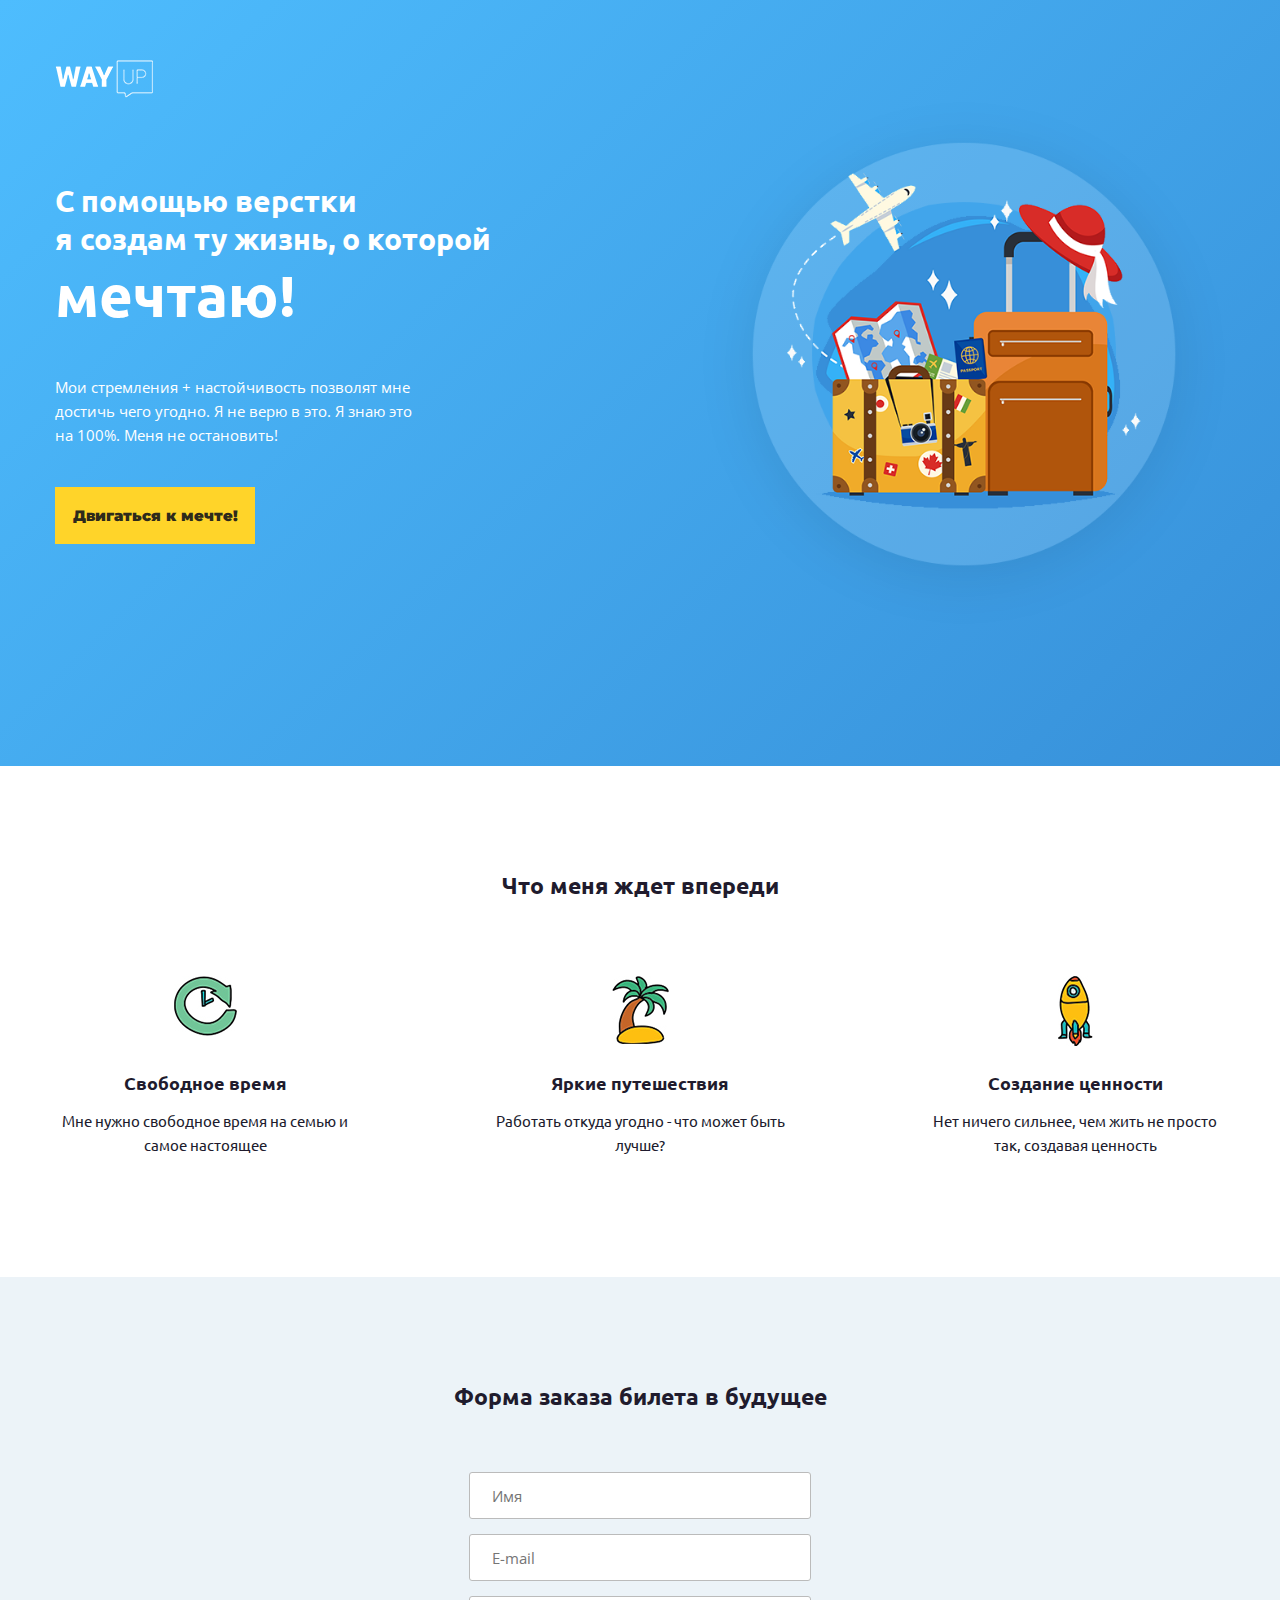
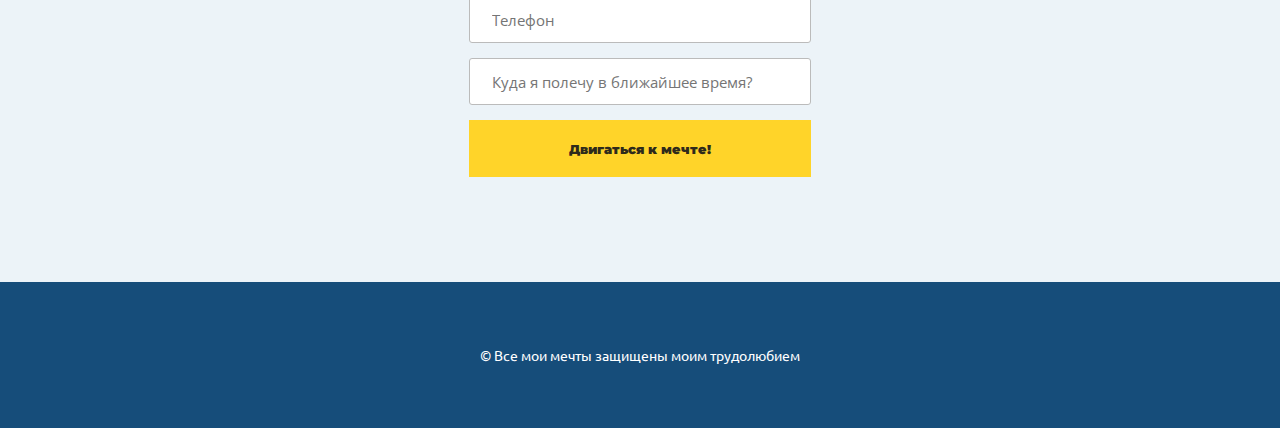
<file: Homework_3/index.html>
<!DOCTYPE html>
<html lang="en">
<head>
	<meta charset="UTF-8">
	<title>MyFirstSite</title>
	<meta name="viewport" content="width=device-width, initial-scale=1, shrink-to-fit=no">
	<link href="https://fonts.googleapis.com/css2?family=Montserrat:wght@900&family=Open+Sans&display=swap" rel="stylesheet">
	<link href="https://fonts.googleapis.com/css2?family=Ubuntu:wght@400;700&display=swap" rel="stylesheet">
	<link rel="stylesheet" href="css/main.css">
</head>
<body>
	<header class="header">
		<div class="container">
			<img src="img/logo.png" alt="Logo" class="logo">
			<div class="wrapper">
				<div class="offer">
					<h1 class="title">
						С помощью верстки<br>
						я создам ту жизнь, о которой
						<span>мечтаю!</span>
					</h1>
					<p class="header_text">
						Мои стремления + настойчивость позволят мне достичь чего угодно. Я не верю в это. Я знаю это на 100%. Меня не остановить!
					</p>
					<a href="#" class="btn">Двигаться к мечте!</a>
				</div>	
					<img src="img/travel.png" alt="Travel" class="travel">
			</div>
		</div>
	</header>
	<section class="future">
		<div class="container">
			<h2 class="f_title">
				Что меня ждет впереди
			</h2>
			<div class="plans">
				<div class="plan plan-1">
					<h3>
						Свободное время
					</h3>
					<p>
						Мне нужно свободное время на семью
						и самое настоящее
					</p>
				</div>
				<div class="plan plan-2">
					<h3>
						Яркие путешествия
					</h3>
					<p>
						Работать откуда угодно - что может
						быть лучше?
					</p>
				</div>
				<div class="plan plan-3">
					<h3>
						Создание ценности
					</h3>
					<p>
						Нет ничего сильнее, чем жить не просто
						так, создавая ценность
					</p>
				</div>
			</div>	
		</div>
	</section>
	<section class="ticket">
		<div class="container">
			<h2>
				Форма заказа билета в будущее
			</h2>
			<form>
				<input type="text" placeholder="Имя" name="name" class="name" required>
				<input type="email" placeholder="E-mail" name="email" class="email" required>
				<input type="tel" placeholder="Телефон" name="tel" class="tel" required>
				<input type="text" placeholder="Куда я полечу в ближайшее время?" name="text" class="text" required>
				<button type="submit" class="btn btn-form">Двигаться к мечте!</button>
			</form>
		</div>	
	</section>
	<footer class="footer">
		<div class="container">
			<p>
				© Все мои мечты защищены моим трудолюбием
			</p>
		</div>	
	</footer>

</body>
</html>
</file>
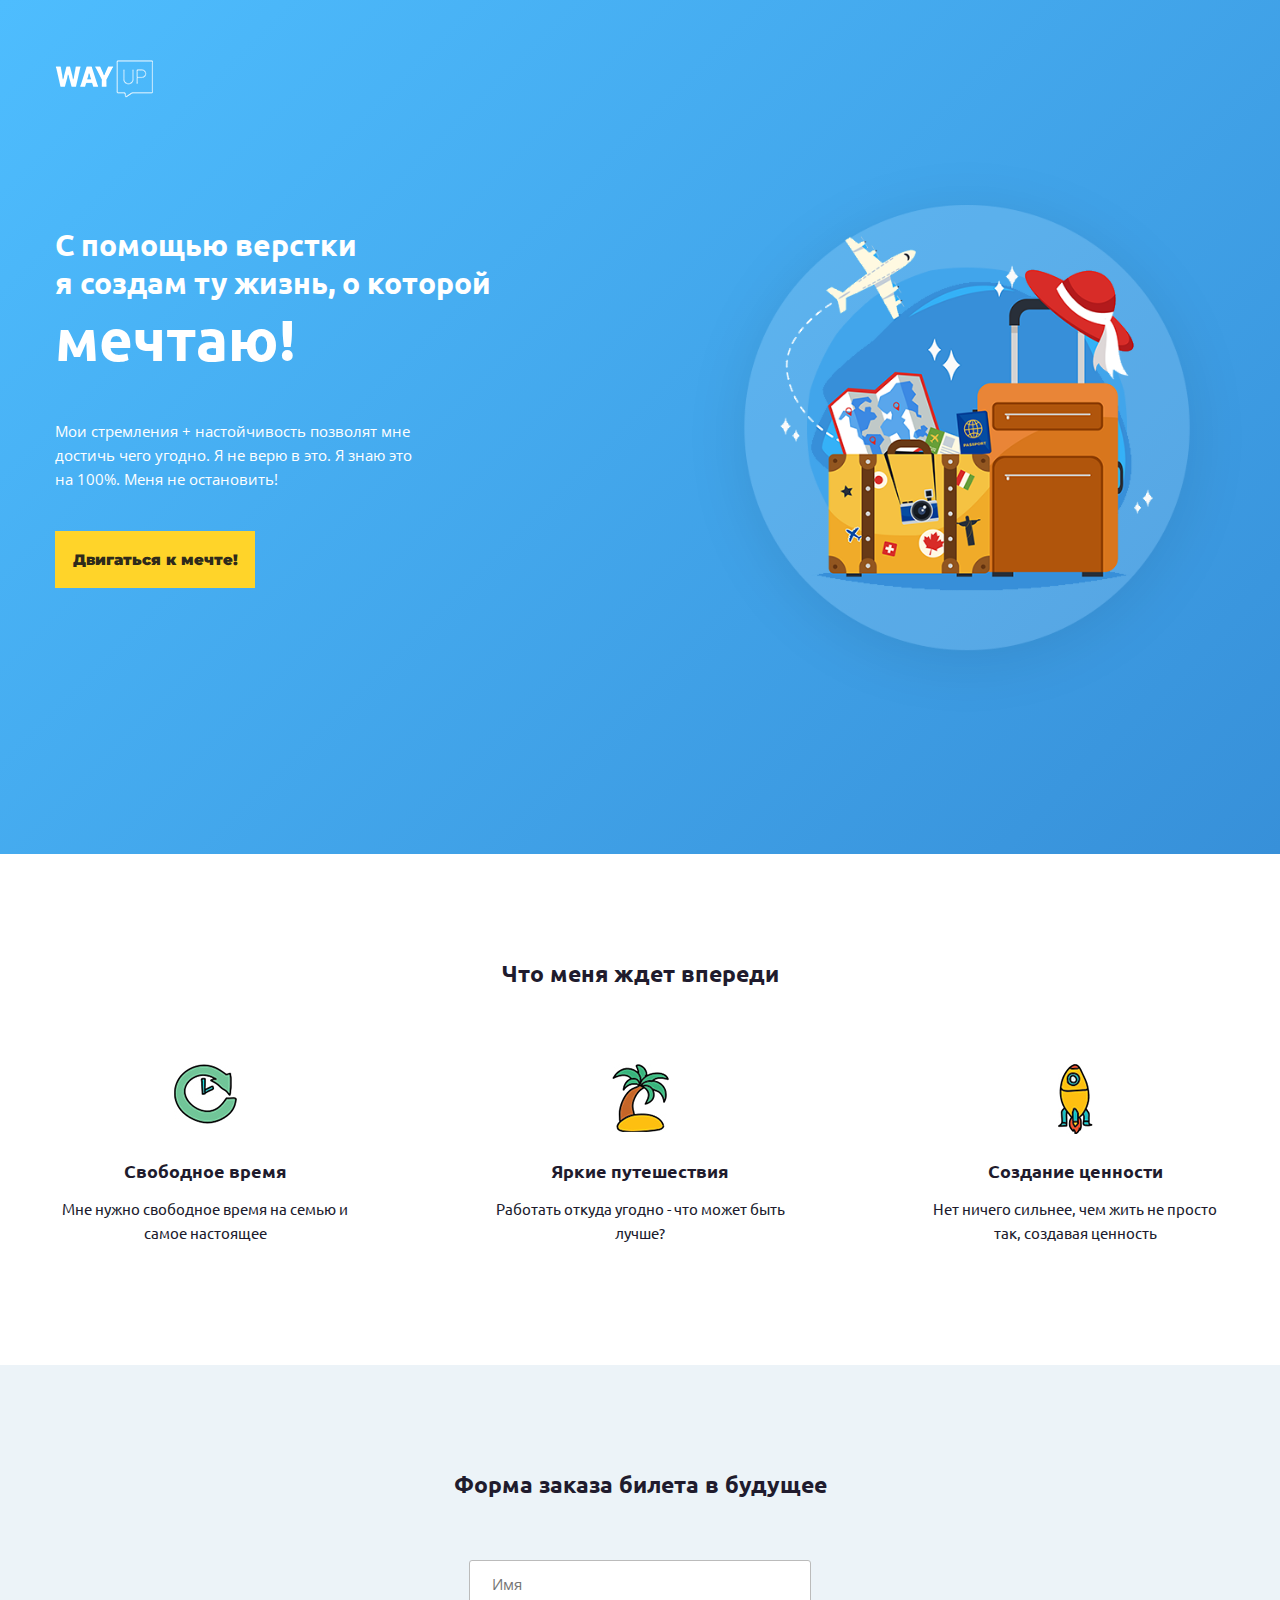
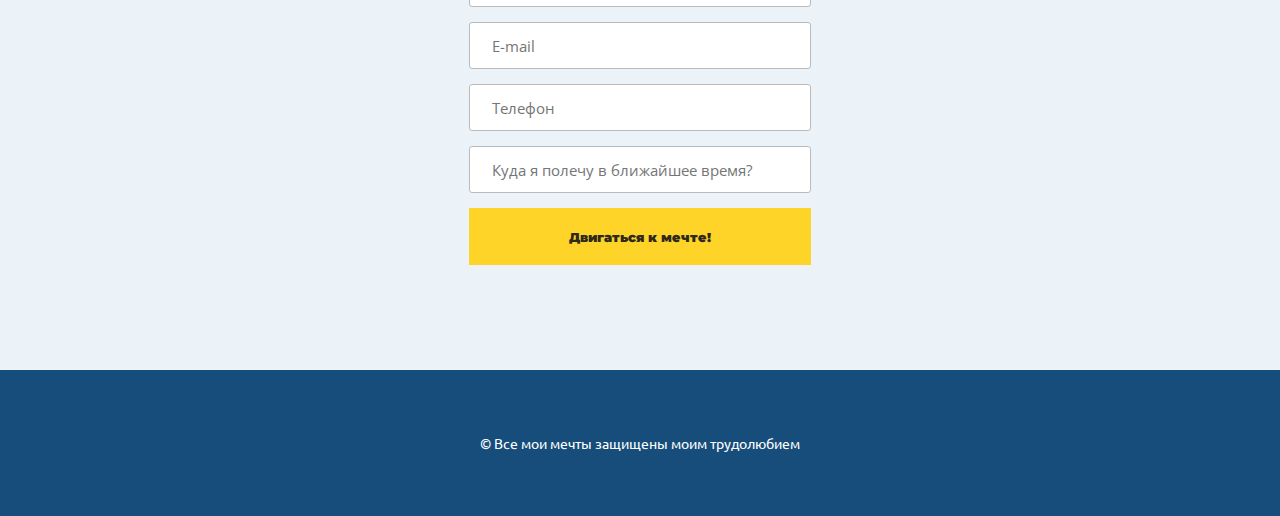
<file: Homework_4/index.html>
<!DOCTYPE html>
<html lang="en">
<head>
	<meta charset="UTF-8">
	<title>MyFirstSite</title>
	<meta name="viewport" content="width=device-width, initial-scale=1, shrink-to-fit=no">
	<link href="https://fonts.googleapis.com/css2?family=Montserrat:wght@900&family=Open+Sans&display=swap" rel="stylesheet">
	<link href="https://fonts.googleapis.com/css2?family=Ubuntu:wght@400;700&display=swap" rel="stylesheet">
	<link rel="stylesheet" href="css/main.css">
</head>
<body>
	<header class="header">
		<div class="container">
			<img src="img/logo.png" alt="Logo" class="logo">
			<div class="wrapper">
				<div class="offer">
					<h1 class="title">
						С помощью верстки<br>
						я создам ту жизнь, о которой
						<span>мечтаю!</span>
					</h1>
					<p class="header_text">
						Мои стремления + настойчивость позволят мне достичь чего угодно. Я не верю в это. Я знаю это на 100%. Меня не остановить!
					</p>
					<a href="#" class="btn">Двигаться к мечте!</a>
				</div>	
					<img src="img/travel.png" alt="Travel" class="travel">
			</div>
		</div>
	</header>
	<section class="future">
		<div class="container">
			<h2 class="f_title">
				Что меня ждет впереди
			</h2>
			<div class="plans">
				<div class="plan plan-1">
					<h3>
						Свободное время
					</h3>
					<p>
						Мне нужно свободное время на семью
						и самое настоящее
					</p>
				</div>
				<div class="plan plan-2">
					<h3>
						Яркие путешествия
					</h3>
					<p>
						Работать откуда угодно - что может
						быть лучше?
					</p>
				</div>
				<div class="plan plan-3">
					<h3>
						Создание ценности
					</h3>
					<p>
						Нет ничего сильнее, чем жить не просто
						так, создавая ценность
					</p>
				</div>
			</div>	
		</div>
	</section>
	<section class="ticket">
		<div class="container">
			<h2>
				Форма заказа билета в будущее
			</h2>
			<form>
				<input type="text" placeholder="Имя" name="name" class="name" required>
				<input type="email" placeholder="E-mail" name="email" class="email" required>
				<input type="tel" placeholder="Телефон" name="tel" class="tel" required>
				<input type="text" placeholder="Куда я полечу в ближайшее время?" name="text" class="text" required>
				<button type="submit" class="btn btn-form">Двигаться к мечте!</button>
			</form>	
		</div>	
	</section>
	<footer class="footer">
		<p>
			© Все мои мечты защищены моим трудолюбием
		</p>
	</footer>

</body>
</html>
</file>
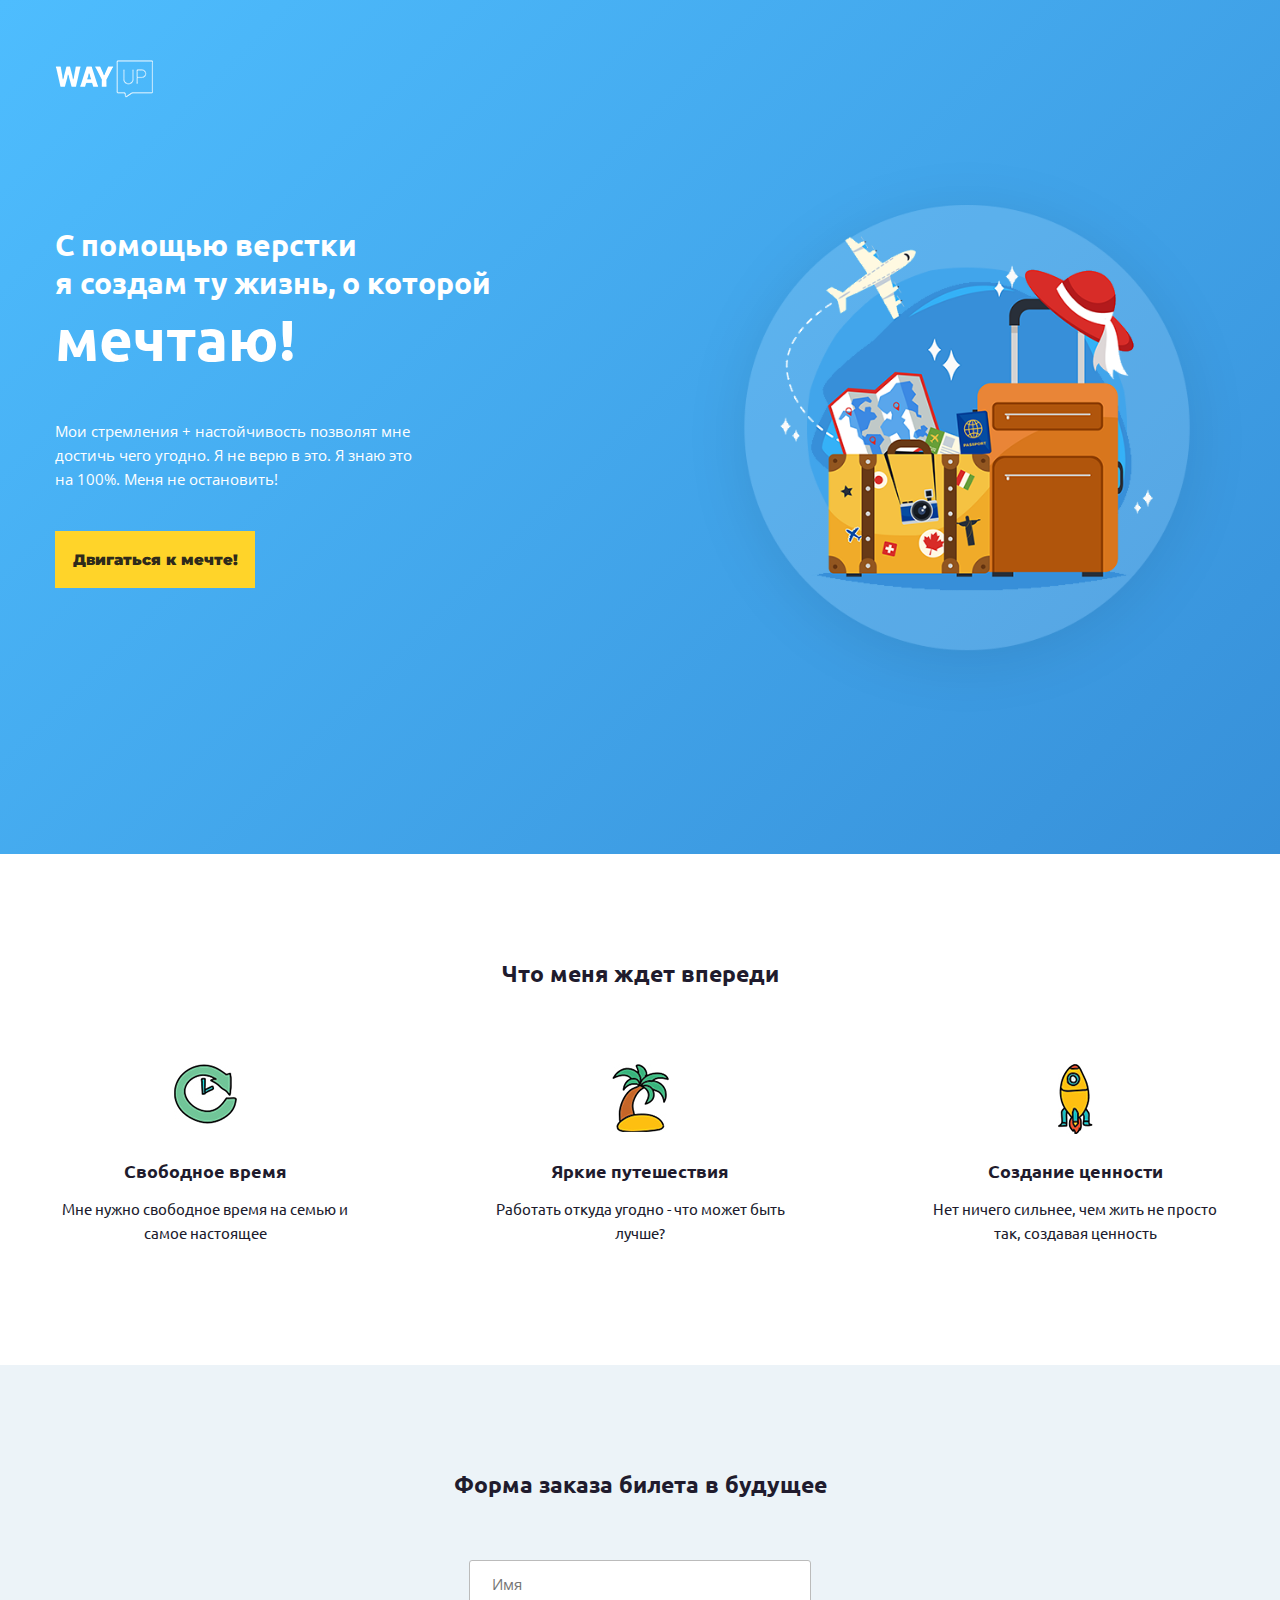
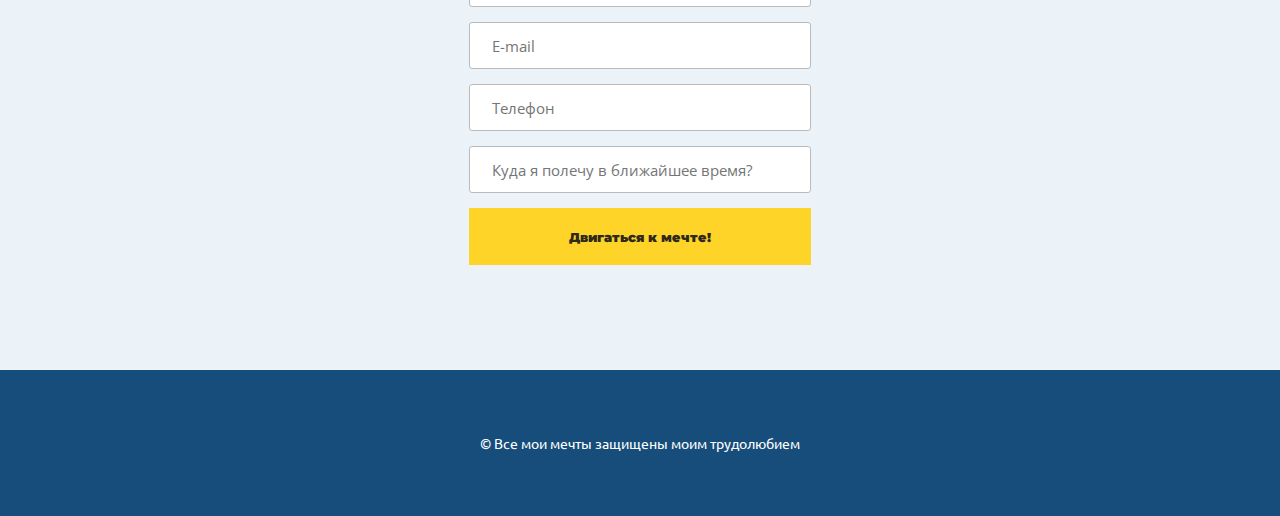
<file: Homework_5/index.html>
<!DOCTYPE html>
<html lang="en">
<head>
	<meta charset="UTF-8">
	<title>MyFirstSite</title>
	<meta name="viewport" content="width=device-width, initial-scale=1, shrink-to-fit=no">
	<link href="https://fonts.googleapis.com/css2?family=Montserrat:wght@900&family=Open+Sans&display=swap" rel="stylesheet">
	<link href="https://fonts.googleapis.com/css2?family=Ubuntu:wght@400;700&display=swap" rel="stylesheet">
	<link rel="stylesheet" href="css/animate.css">
	<link rel="stylesheet" href="css/main.css">
</head>
<body>
	<header class="header" id="header">
		<div class="container">
			<img src="img/logo.png" alt="Logo" class="logo animated tada">
			<div class="wrapper">
				<div class="offer animated bounceInLeft">
					<h1 class="title animated">
						С помощью верстки<br>
						я создам ту жизнь, о которой
						<span>мечтаю!</span>
					</h1>
					<p class="header_text animated">
						Мои стремления + настойчивость позволят мне достичь чего угодно. Я не верю в это. Я знаю это на 100%. Меня не остановить!
					</p>
					<a href="#" class="btn" id="btn">Двигаться к мечте!</a>
				</div>	
					<img src="img/travel.png" alt="Travel" class="travel animated bounceIn">
			</div>
		</div>
	</header>
	<section class="future" id="future">
		<div class="container">
			<h2 class="f_title animated">
				Что меня ждет впереди
			</h2>
			<div class="plans">
				<div class="plan plan-1 animated">
					<h3>
						Свободное время
					</h3>
					<p>
						Мне нужно свободное время на семью
						и самое настоящее
					</p>
				</div>
				<div class="plan plan-2 animated">
					<h3>
						Яркие путешествия
					</h3>
					<p>
						Работать откуда угодно - что может
						быть лучше?
					</p>
				</div>
				<div class="plan plan-3 animated">
					<h3>
						Создание ценности
					</h3>
					<p>
						Нет ничего сильнее, чем жить не просто
						так, создавая ценность
					</p>
				</div>
			</div>	
		</div>
	</section>
	<section class="ticket">
		<div class="container">
			<h2>
				Форма заказа билета в будущее
			</h2>
			<form>
				<input type="text" placeholder="Имя" name="name" class="name" required>
				<input type="email" placeholder="E-mail" name="email" class="email" required>
				<input type="tel" placeholder="Телефон" name="tel" class="tel" required>
				<input type="text" placeholder="Куда я полечу в ближайшее время?" name="text" class="text" required>
				<button type="submit" class="btn btn-form animated">Двигаться к мечте!</button>
			</form>	
		</div>	
	</section>
	<footer class="footer">
		<p>
			© Все мои мечты защищены моим трудолюбием
		</p>
	</footer>

	
	<script src="js/jquery-3.4.1.min.js"></script>
	<script src="js/main.js"></script>
</body>
</html>
</file>
<file: Homework_3/css/main.css>
body{
	font-family: 'Open Sans', sans-serif;
	font-size: 15px;
	color: #201b2d;
	padding: 0;
	margin: 0;
	overflow-x:hidden;  /*для горизонтального*/
}

div, p, a, input, button, form, span{
	box-sizing: border-box;
}
h1, h2, h3{
	margin: 0;
	font-family: 'Ubuntu', sans-serif; 
	font-weight: 700;
}
p{
	font-family: 'Ubuntu', sans-serif; 
	font-weight: 400;
	line-height: 1.6em;
}
section{
	padding-top: 105px;
}
button{
	font-family: 'Montserrat', sans-serif;
	font-weight: 900;
}
.container{
	width: 1170px;
	margin: 0 auto;
}
.header{
	padding-top: 60px;
	padding-bottom: 142px;
	color: white;
	background: rgba(78,189,254,1);
	background: -moz-linear-gradient(-45deg, rgba(78,189,254,1) 0%, rgba(55,144,217,1) 100%);
	background: -webkit-gradient(left top, right bottom, color-stop(0%, rgba(78,189,254,1)), color-stop(100%, rgba(55,144,217,1)));
	background: -webkit-linear-gradient(-45deg, rgba(78,189,254,1) 0%, rgba(55,144,217,1) 100%);
	background: -o-linear-gradient(-45deg, rgba(78,189,254,1) 0%, rgba(55,144,217,1) 100%);
	background: -ms-linear-gradient(-45deg, rgba(78,189,254,1) 0%, rgba(55,144,217,1) 100%);
	background: linear-gradient(135deg, rgba(78,189,254,1) 0%, rgba(55,144,217,1) 100%);
	filter: progid:DXImageTransform.Microsoft.gradient( startColorstr='#4ebdfe', endColorstr='#3790d9', GradientType=1 );
}
.wrapper{
	display: flex;
	justify-content: space-between;
	align-items: center;
}
.title{
	font-family: 36px;
	width: 562px;
}
.title span{
	font-size: 58px;
}
.header_text{
	font-family: 'Open Sans', sans-serif;
	margin-top: 44px;
	margin-bottom: 40px;
	width: 370px;
}
.travel{
	height: 522px;
	width: 522px;
	padding: 0;
	margin-left: 60px -4% 0 0;
}
.btn{
	font-family: 'Montserrat', sans-serif;
	font-weight: 900;
	background: #ffd429; 
	color: #2e2a1b;
	border-radius: 0;
	display: block;
	padding: 19px 0;
	width: 200px;
	text-align: center;
	text-decoration: none;
}
.future{
	padding-bottom: 105px;
}
.f_title{
	text-align: center;
}
.plans{
	margin-top: 75px;
	display: flex;
	justify-content: space-between;
}
.plan{
	width: 300px;
	padding-top: 95px;
	text-align: center;
}
.plan-1{
	background: url('../img/icon1.jpg') no-repeat top center;
}
.plan-2{
	background: url('../img/icon2.jpg') no-repeat top center;
}
.plan-3{
	background: url('../img/icon3.jpg') no-repeat top center;
}
.ticket{
	background: #ecf3f8;
	text-align: center;
	padding-bottom: 105px;
	display: flex;
}
.ticket h2{
	margin-bottom: 60px;
}
input{
	display: block;
	width: 342px;
	border: 1px solid #bbbbbb;
	font-family: 'Open Sans', sans-serif;
	font-size: 15px;
	border-radius: 3px;
	height: 47px;
	padding-left: 22px;
	margin: 0 auto 15px;
}
.btn-form{
	width: 342px;
	height: 57px;
	display: block;
	border: none;
	cursor: pointer;
	margin: 0 auto;
}


.footer{
	padding: 62px 0;
	background: #164d7a;
	color: white;
	font-size: 14px;
	text-align: center;
}
.footer p{
	margin: 0;
	padding: 0;
}
</file>
<file: Homework_4/css/main.css>
body{
	font-family: 'Open Sans', sans-serif;
	font-size: 15px;
	color: #201b2d;
	padding: 0;
	margin: 0;
	overflow-x:hidden;  /*для горизонтального*/
}

div, p, a, input, button, form, span{
	box-sizing: border-box;
}
h1, h2, h3{
	margin: 0;
	font-family: 'Ubuntu', sans-serif; 
	font-weight: 700;
}
p{
	font-family: 'Ubuntu', sans-serif; 
	font-weight: 400;
	line-height: 1.6em;
}
section{
	padding-top: 105px;
}
.container{
	width: 1170px;
	margin: 0 auto;
}
.header{
	padding-top: 60px;
	padding-bottom: 142px;
	color: white;
	background: rgba(78,189,254,1);
	background: -moz-linear-gradient(-45deg, rgba(78,189,254,1) 0%, rgba(55,144,217,1) 100%);
	background: -webkit-gradient(left top, right bottom, color-stop(0%, rgba(78,189,254,1)), color-stop(100%, rgba(55,144,217,1)));
	background: -webkit-linear-gradient(-45deg, rgba(78,189,254,1) 0%, rgba(55,144,217,1) 100%);
	background: -o-linear-gradient(-45deg, rgba(78,189,254,1) 0%, rgba(55,144,217,1) 100%);
	background: -ms-linear-gradient(-45deg, rgba(78,189,254,1) 0%, rgba(55,144,217,1) 100%);
	background: linear-gradient(135deg, rgba(78,189,254,1) 0%, rgba(55,144,217,1) 100%);
	filter: progid:DXImageTransform.Microsoft.gradient( startColorstr='#4ebdfe', endColorstr='#3790d9', GradientType=1 );
}
.wrapper{
	display: flex;
	justify-content: space-between;
	align-items: center;
}
.title{
	font-family: 36px;
	width: 562px;
}
.title span{
	font-size: 58px;
}
.header_text{
	font-family: 'Open Sans', sans-serif;
	margin-top: 44px;
	margin-bottom: 40px;
	width: 370px;
}
.travel{
	max-width: 550px;
	width: 100%;
	padding: 0;
	margin: 60px -17px 0 0;
}
.btn{
	font-family: 'Montserrat', sans-serif;
	font-weight: 900;
	background: #ffd429; 
	color: #2e2a1b;
	border-radius: 0;
	display: block;
	padding: 19px 0;
	width: 200px;
	text-align: center;
	text-decoration: none;
}
.future{
	padding-bottom: 105px;
}
.f_title{
	text-align: center;
}
.plans{
	margin-top: 75px;
	display: flex;
	justify-content: space-between;
}
.plan{
	width: 300px;
	padding-top: 95px;
	text-align: center;
}
.plan-1{
	background: url('../img/icon1.jpg') no-repeat top center;
}
.plan-2{
	background: url('../img/icon2.jpg') no-repeat top center;
}
.plan-3{
	background: url('../img/icon3.jpg') no-repeat top center;
}
.ticket{
	background: #ecf3f8;
	text-align: center;
	padding-bottom: 105px;
	display: flex;
}
.ticket h2{
	margin-bottom: 60px;
}
input{
	display: block;
	width: 342px;
	border: 1px solid #bbbbbb;
	font-family: 'Open Sans', sans-serif;
	font-size: 15px;
	border-radius: 3px;
	height: 47px;
	padding-left: 22px;
	margin: 0 auto 15px;
}
.btn-form{
	width: 342px;
	height: 57px;
	display: block;
	border: none;
	cursor: pointer;
	margin: 0 auto;
}
.footer{
	padding: 62px 0;
	background: #164d7a;
	color: white;
	font-size: 14px;
	text-align: center;
}
.footer p{
	margin: 0;
	padding: 0;
}
@media screen and (max-width: 1200px) {
	.container{
		width: 960px;
	}
	.title{
		width: 100%;
	}
}
@media screen and (max-width: 992px) {
	.container{
		width: 720px;
	}
	.logo{
		margin: 0 auto;
		display: block;
		align-items: center;
	}
	.wrapper{
		flex-direction: column;
	}
	.offer{
		max-width: 500px;
		width: 100%;
		margin-top: 80px;
		text-align: center;
	}
	.title{
		width: 100%;
	}
	
	.btn{
		margin: 0 auto;
	}
	.header_text{
		width: 100%;
	}
	.travel{
		max-width: 640px;
		width: 100%;
	}
}
@media screen and (max-width: 768px) {
	.container{
		width: 540px;
	}
	
	.travel{
		width: 100%;
	}
	.plans{
		flex-direction: column;
		align-items: center;
	}

}
@media screen and (max-width: 576px) {
	.container{
		width: 90%;
	}
	.title{
		font-family: 32px;
	}
	.title span{
		font-size: 48px;
	}
}
@media screen and (max-width: 400px) {
	input{
		width: 90%;
		padding-left: 18px;
		font-size: 13px;
	}
	.btn-form{
		width: 90%;
	}
}
</file>
<file: Homework_5/css/main.css>
body{
	font-family: 'Open Sans', sans-serif;
	font-size: 15px;
	color: #201b2d;
	padding: 0;
	margin: 0;
	overflow-x:hidden;  /*для горизонтального*/
}

div, p, a, input, button, form, span{
	box-sizing: border-box;
}
h1, h2, h3{
	margin: 0;
	font-family: 'Ubuntu', sans-serif; 
	font-weight: 700;
}
p{
	font-family: 'Ubuntu', sans-serif; 
	font-weight: 400;
	line-height: 1.6em;
}
section{
	padding-top: 105px;
}
.container{
	width: 1170px;
	margin: 0 auto;
}
.header{
	padding-top: 60px;
	padding-bottom: 142px;
	color: white;
	background: rgba(78,189,254,1);
	background: -moz-linear-gradient(-45deg, rgba(78,189,254,1) 0%, rgba(55,144,217,1) 100%);
	background: -webkit-gradient(left top, right bottom, color-stop(0%, rgba(78,189,254,1)), color-stop(100%, rgba(55,144,217,1)));
	background: -webkit-linear-gradient(-45deg, rgba(78,189,254,1) 0%, rgba(55,144,217,1) 100%);
	background: -o-linear-gradient(-45deg, rgba(78,189,254,1) 0%, rgba(55,144,217,1) 100%);
	background: -ms-linear-gradient(-45deg, rgba(78,189,254,1) 0%, rgba(55,144,217,1) 100%);
	background: linear-gradient(135deg, rgba(78,189,254,1) 0%, rgba(55,144,217,1) 100%);
	filter: progid:DXImageTransform.Microsoft.gradient( startColorstr='#4ebdfe', endColorstr='#3790d9', GradientType=1 );
}
.wrapper{
	display: flex;
	justify-content: space-between;
	align-items: center;
}
.title{
	font-family: 36px;
	width: 562px;
}
.title span{
	font-size: 58px;
}
.header_text{
	font-family: 'Open Sans', sans-serif;
	margin-top: 44px;
	margin-bottom: 40px;
	width: 370px;
}
.travel{
	max-width: 550px;
	width: 100%;
	padding: 0;
	margin: 60px -17px 0 0;
}
.btn{
	font-family: 'Montserrat', sans-serif;
	font-weight: 900;
	background: #ffd429; 
	color: #2e2a1b;
	border-radius: 0;
	display: block;
	padding: 19px 0;
	width: 200px;
	text-align: center;
	text-decoration: none;
}
.future{
	padding-bottom: 105px;
}
.f_title{
	text-align: center;
}
.plans{
	margin-top: 75px;
	display: flex;
	justify-content: space-between;
}
.plan{
	width: 300px;
	padding-top: 95px;
	text-align: center;
}
.plan-1{
	background: url('../img/icon1.jpg') no-repeat top center;
}
.plan-2{
	background: url('../img/icon2.jpg') no-repeat top center;
}
.plan-3{
	background: url('../img/icon3.jpg') no-repeat top center;
}
.ticket{
	background: #ecf3f8;
	text-align: center;
	padding-bottom: 105px;
	display: flex;
}
.ticket h2{
	margin-bottom: 60px;
}
input{
	display: block;
	width: 342px;
	border: 1px solid #bbbbbb;
	font-family: 'Open Sans', sans-serif;
	font-size: 15px;
	border-radius: 3px;
	height: 47px;
	padding-left: 22px;
	margin: 0 auto 15px;
}
.btn-form{
	width: 342px;
	height: 57px;
	display: block;
	border: none;
	cursor: pointer;
	margin: 0 auto;
}
.footer{
	padding: 62px 0;
	background: #164d7a;
	color: white;
	font-size: 14px;
	text-align: center;
}
.footer p{
	margin: 0;
	padding: 0;
}
@media screen and (max-width: 1200px) {
	.container{
		width: 960px;
	}
	.title{
		width: 100%;
	}
}
@media screen and (max-width: 992px) {
	.container{
		width: 720px;
	}
	.logo{
		margin: 0 auto;
		display: block;
		align-items: center;
	}
	.wrapper{
		flex-direction: column;
	}
	.offer{
		max-width: 500px;
		width: 100%;
		margin-top: 80px;
		text-align: center;
	}
	.title{
		width: 100%;
	}
	
	.btn{
		margin: 0 auto;
	}
	.header_text{
		width: 100%;
	}
	.travel{
		max-width: 640px;
		width: 100%;
	}
}
@media screen and (max-width: 768px) {
	.container{
		width: 540px;
	}
	
	.travel{
		width: 100%;
	}
	.plans{
		flex-direction: column;
		align-items: center;
	}

}
@media screen and (max-width: 576px) {
	.container{
		width: 90%;
	}
	.title{
		font-family: 32px;
	}
	.title span{
		font-size: 48px;
	}
}
@media screen and (max-width: 400px) {
	input{
		width: 90%;
		padding-left: 18px;
		font-size: 13px;
	}
	.btn-form{
		width: 90%;
	}
}
</file>
